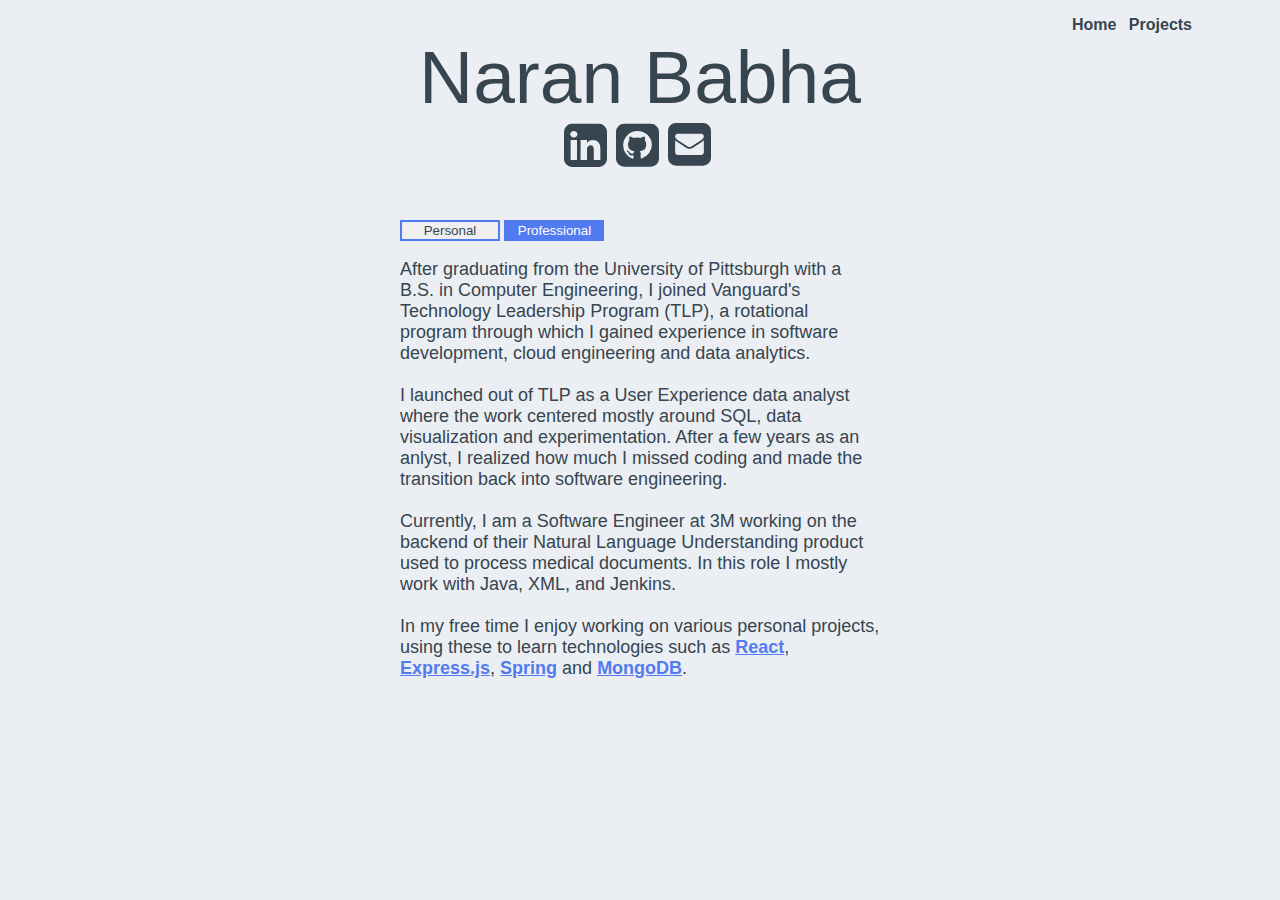
<file: index.html>
<!DOCTYPE html>
<script src="jquery-3.6.3.min.js"></script>
<link rel="stylesheet" href="/libs/font-awesome-4.7.0/css/font-awesome.min.css">
<link rel="stylesheet" type="text/css" href="/index.css"/>
<link rel="stylesheet" type="text/css" href="/style.css"/>
<link rel="stylesheet" type="text/css" href="/responsive.css"/>
<html>
    <head>
        <title>Naran Babha</title>
        <meta name="viewport" content="width=device-width, initial-scale=1" />
    </head>
    <body>
        <div class="nav-container text-right">
            <a class="nav-btn" href="/" style="text-decoration:none">Home</a>
            <a class="nav-btn" href="/projects" style="text-decoration:none">Projects</a>
        </div>
        <div id="home-container">
            <div id="header-container">
                <div id="name-container">
                    <h1 id="name" class="text-centered">Naran Babha</h1>
                </div
                ><div class="text-centered" id="contact">
                    <a href="https://www.linkedin.com/in/naranbabha/" style="text-decoration:none">
                        <i id="linkedin" class="fa fa-linkedin-square contact-btn text-theme"></i>
                    </a>
                    <a href="https://github.com/nab115/" style="text-decoration:none">
                        <i id="github" class="fa fa-github-square contact-btn text-theme"></i>
                    </a>
                    <a href="mailto:nbabha@gmail.com">
                        <i class="fa fa-envelope-square contact-btn text-theme"></i>
                    </a>
                </div>
            </div>
            <div class="text-left" id="about-container">
                <div id="mode-switch">
                    <button class="text-theme mode" id="personal">Personal</button> 
                    <button class="text-theme mode selected" id="professional">Professional</button>
                </div>
                <p id="about-text-content"></p>
            </div>
        </div>
    </body>
    <script type="module" src="index.js"></script>
    <script type="module" src="listeners.js"></script>
</html>
</file>
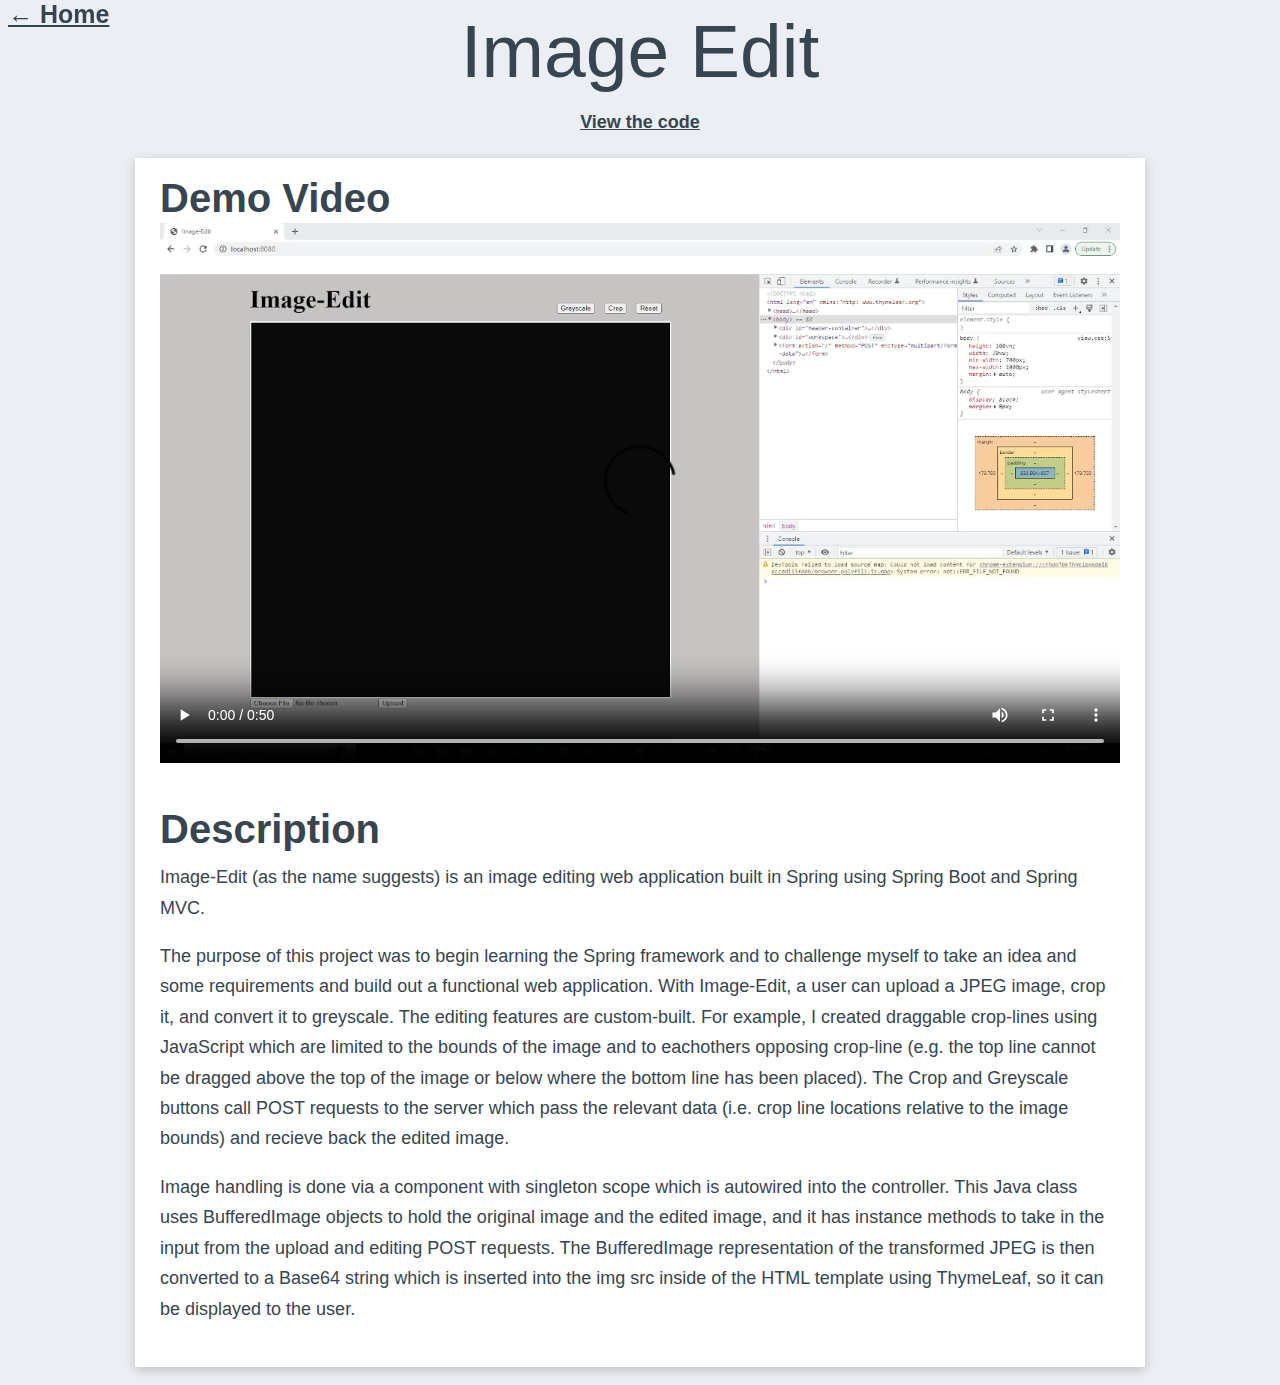
<file: image-edit/index.html>
<!DOCTYPE html>
<script src="../jquery-3.6.3.min.js"></script>
<link rel="stylesheet" href="../libs/font-awesome-4.7.0/css/font-awesome.min.css">
<link rel="stylesheet" type="text/css" href="index.css"/>
<link rel="stylesheet" type="text/css" href="../style.css"/>
<link rel="stylesheet" type="text/css" href="../responsive.css"/>
<html>
    <head>
        <title>Naran Babha - Image Edit</title>
        <meta name="viewport" content="width=device-width, initial-scale=1" />
    </head>
    <h1 class="text-centered">Image Edit</h1>
    <p class="text-centered"><a href="https://github.com/nab115/image-edit" class="text-theme">View the code</a></p>
    <div id="page-content">
        <h2>Demo Video</h2>
        <div id="video-container">
            <video controls>
                <source src="../media/image-edit-demo.mp4" type="video/mp4">
              Your browser does not support the video tag.
            </video> 
        </div>
        <h2>Description</h2>
        <p>
            Image-Edit (as the name suggests) is an image editing web application built in Spring using 
            Spring Boot and Spring MVC.
        </p>
        <p>
            The purpose of this project was to begin learning the Spring framework and to challenge myself to take an
            idea and some requirements and build out a functional web application. With Image-Edit, a user can upload
            a JPEG image, crop it, and convert it to greyscale. The editing features are custom-built. For example, 
            I created draggable crop-lines using JavaScript which are limited to the bounds of the image and to eachothers
            opposing crop-line (e.g. the top line cannot be dragged above the top of the image or below where the bottom
            line has been placed). The Crop and Greyscale buttons call POST requests to the server which pass the
            relevant data (i.e. crop line locations relative to the image bounds) and recieve back the edited image.
        </p>
        <p>
            Image handling is done via a component with singleton scope which is autowired into the controller. 
            This Java class uses BufferedImage objects to hold the original image and the edited image, and it has 
            instance methods to take in the input from the upload and editing POST requests. The BufferedImage 
            representation of the transformed JPEG is then converted to a Base64 string which is inserted into the img 
            src inside of the HTML template using ThymeLeaf, so it can be displayed to the user.
        </p>
    </div>
    </body>
    <p><a class="text-theme" id="home__nav" href="../">&#8592 Home</a></p>
</html>
</file>
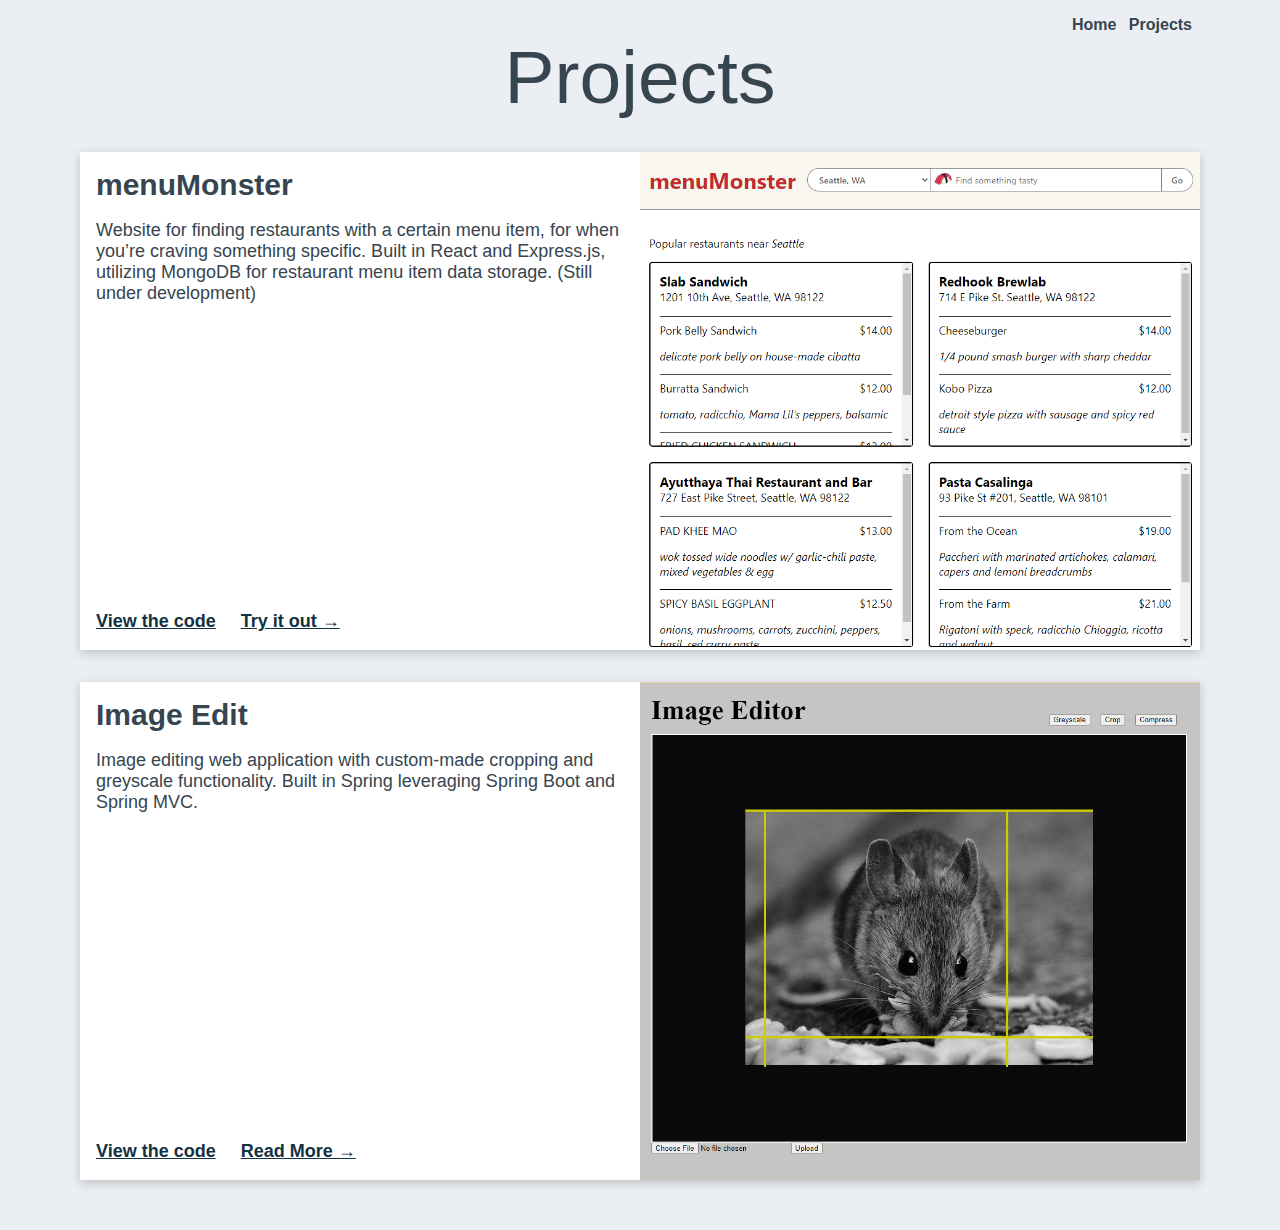
<file: projects/index.html>
<!DOCTYPE html>
<script src="../jquery-3.6.3.min.js"></script>
<link rel="stylesheet" href="/libs/font-awesome-4.7.0/css/font-awesome.min.css">
<link rel="stylesheet" type="text/css" href="../index.css"/>
<link rel="stylesheet" type="text/css" href="../style.css"/>
<link rel="stylesheet" type="text/css" href="../responsive.css"/>
<html>
    <head>
        <title>Projects</title>
        <meta name="viewport" content="width=device-width, initial-scale=1" />
    </head>
    <body>
        <div class="nav-container text-right">
            <a class="nav-btn" href="/" style="text-decoration:none">Home</a>
            <a class="nav-btn" href="/projects" style="text-decoration:none">Projects</a>
        </div>
        <div id="projects-container">
            <h1 class="text-centered">Projects</h1>
            <div id="projects"></div>
        </div>
    </body>
    <script type="module" src="../index.js"></script>
    <script type="module" src="../listeners.js"></script>
</html>
</html>
</file>
<file: index.css>
html { background-color: rgb(235, 239, 243); }

/* ensure html background color doesn't show in projects section */
body { margin: 0px; }

.nav-container {
    padding-right: 5em;
    padding-top: 1em;
}

.nav-btn {
    padding-right: .5em;
}

#header-container {
    margin-bottom: 25px;
}

.contact-btn {
    /* relative positioning to jiggle icons */
    position: relative;
    padding-right: 0.1em;
    font-size: 50px;
}

#home-container {
    --highlight-color: #537bf1;
}

.mode {
    width: 20%;
    min-width: 100px;
    border: 2px solid var(--highlight-color);
}

.mode.selected, .mode:hover {
    background-color: var(--highlight-color);
    color: white;
}

.mode.selected {
    pointer-events: none;
}

#about-container {
    vertical-align: top;
    width: 35em;
    max-width: 100%;
    background-color: rgb(235, 239, 243);
    padding: 25px 40px;
    margin: auto;
    box-sizing: border-box;
}

#down_arrow {
    /* relative positioning to bounce arrow */
    position: relative;
}

#projects-container {
    background-color: rgb(235, 239, 243);
    padding-bottom: 50px;
}

.project-container {
    aspect-ratio: 2.25 / 1;
    width: 70em;
    max-width: 100%;
    background-color: white;
    margin : auto;
    margin-top: 2em;
    position: relative;
    box-shadow: 0 3px 10px rgb(0 0 0 / 0.2);
}

.project-info__outer {
    width: 50%;
    height: 100%;
    padding: 1em;
    float: left;
    position: relative;
    box-sizing: border-box;
}

.project-title {
    font-size: 35px;
    font-weight: 600;
    margin: 0px;
}

.project-image-container {
    float: right;
    width: 50%;
    height: 100%;
    position: relative;
    overflow: hidden;
}

.project-image-container img {
    width: 100%;
}

.project-links {
    bottom: 0px;
    position : absolute;
}

.project-links a {
    margin-right: 20px;
}
</file>
<file: style.css>
html { 
    font-family: 'Source Sans Pro', sans-serif;
    color: rgb(54, 69, 79);
    max-width: 100%;
}

body {
    max-width: 100%;
    overflow-x: hidden;
}

h1 {
    font-size: 75px;
    font-weight: 350;
    margin: 0px;
}

h2 {
    font-size: 40px;
    font-weight: 700;
    margin: 0px;
}

h3 {
    font-size: 30px;
    font-weight: 700;
    margin: 0px;
}

p { 
    font-size: 18px; 
}

a {
    color: var(--highlight-color);
    font-weight: bold;
}

.text-white { color: white }

.text-theme { color : rgb(54, 69, 79);}

.text-blue { color : rgb(18, 50, 67);}

.text-centered {
    text-align: center;
    position: relative;
}

.text-right {
    text-align: right;
    position: relative;
}

.text-left {
    text-align: left;
    position: relative;
}
</file>
<file: responsive.css>
@media screen and (max-width: 1024px) {
   
    .project-container {
        width: 90vw;
        aspect-ratio: unset;
   } 
    
    .project-image-container {
        display: none;
    }

    .project-info__outer {
        width: 100%;
        float: none;
        display: inline-block;
    }

    .project-links {
        position : relative;
    }

    #page-content {
        width: 75%;
    }

    #home__nav {
        font-size: 18px;
    }

    h1 {
        font-size: 50px;
    }

    h2 {
        font-size: 30px;
    }
    
    h3 {
        font-size: 25px;
        font-weight: 700;
        margin: 0px;
    }

    p {
        font-size: 16px;
    }

}

@media screen AND (max-width: 500px) {

    .contact-btn {
        font-size: 30px;
        padding-right: 0em !important;
    }

    #header-container {
        margin: 8px 0px 0px 0px;
    }

    /* #about-text__outer {
        width: 100%;
   } */

    .nav-container {
        padding-right: 1em;
    }
}
</file>
<file: image-edit/index.css>
html {
    background-color: rgb(235, 239, 243);
}

h1 {
    pointer-events: none;
}

#page-content {
    margin: auto;
    margin-top: 25px;
    padding: 25px;
    width: 60em;
    position: relative;
    background-color: white;
    box-shadow: 0 3px 10px rgb(0 0 0 / 0.2);
    line-height: 1.9em;
}

#video-container {
    margin-top: 10px;
    margin-bottom: 40px;
    width: 100%;
    text-align: center;
}

#video-container video {
    width : 100%;
}

#home__nav {
    top: 0px;
    position: fixed;
    font-size: 25px;
}
</file>
